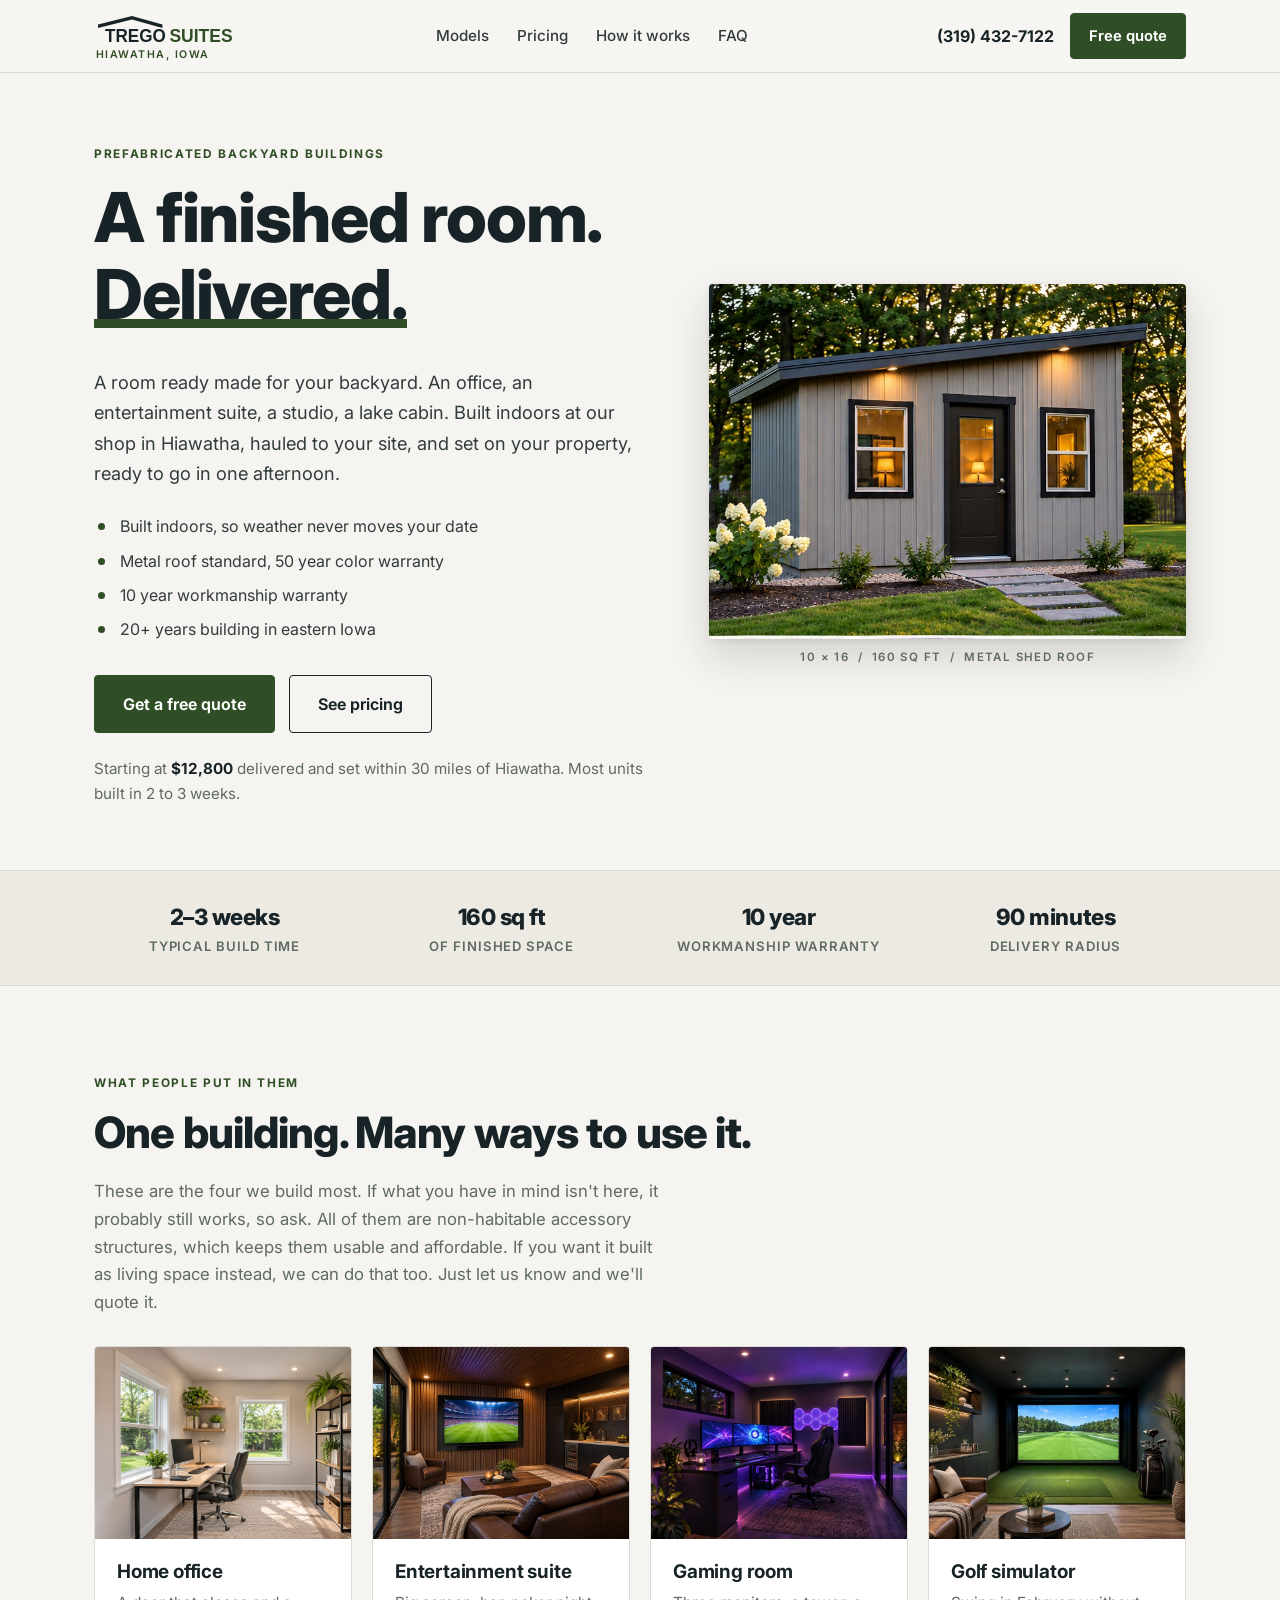
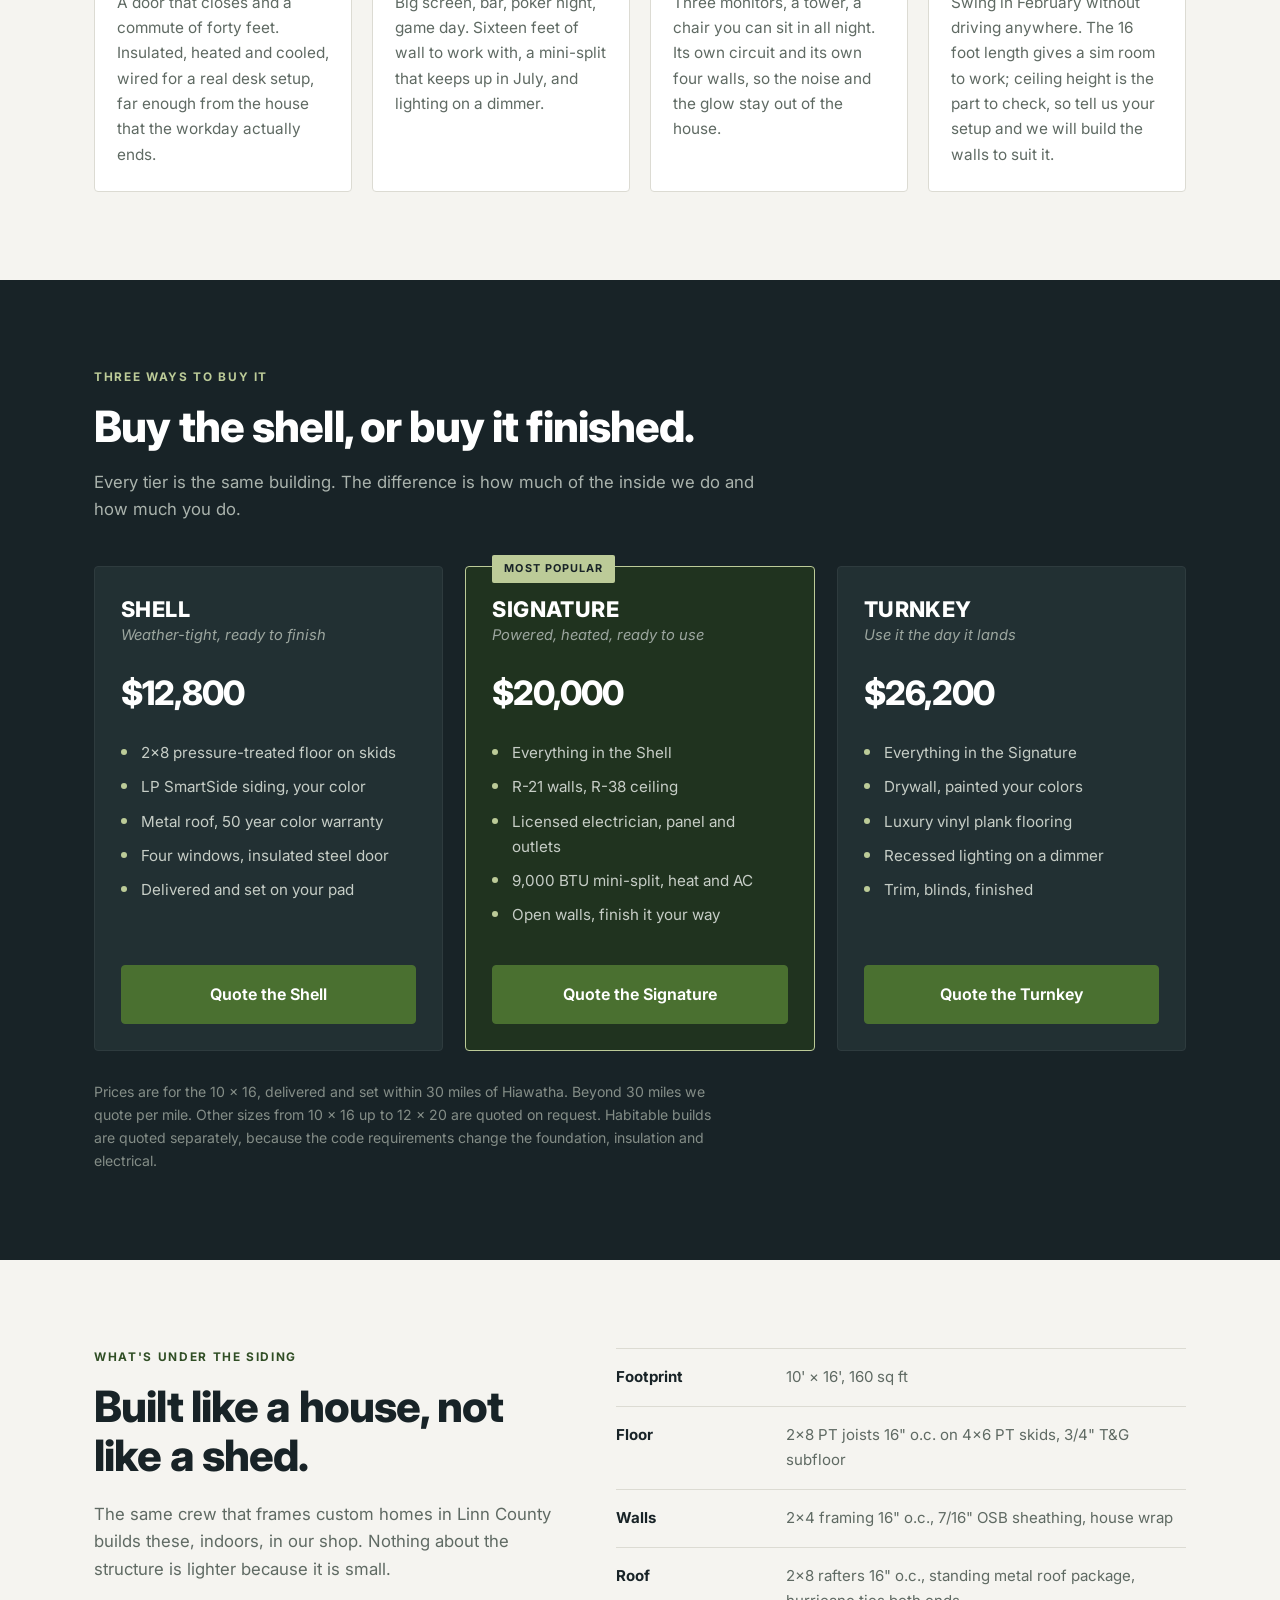
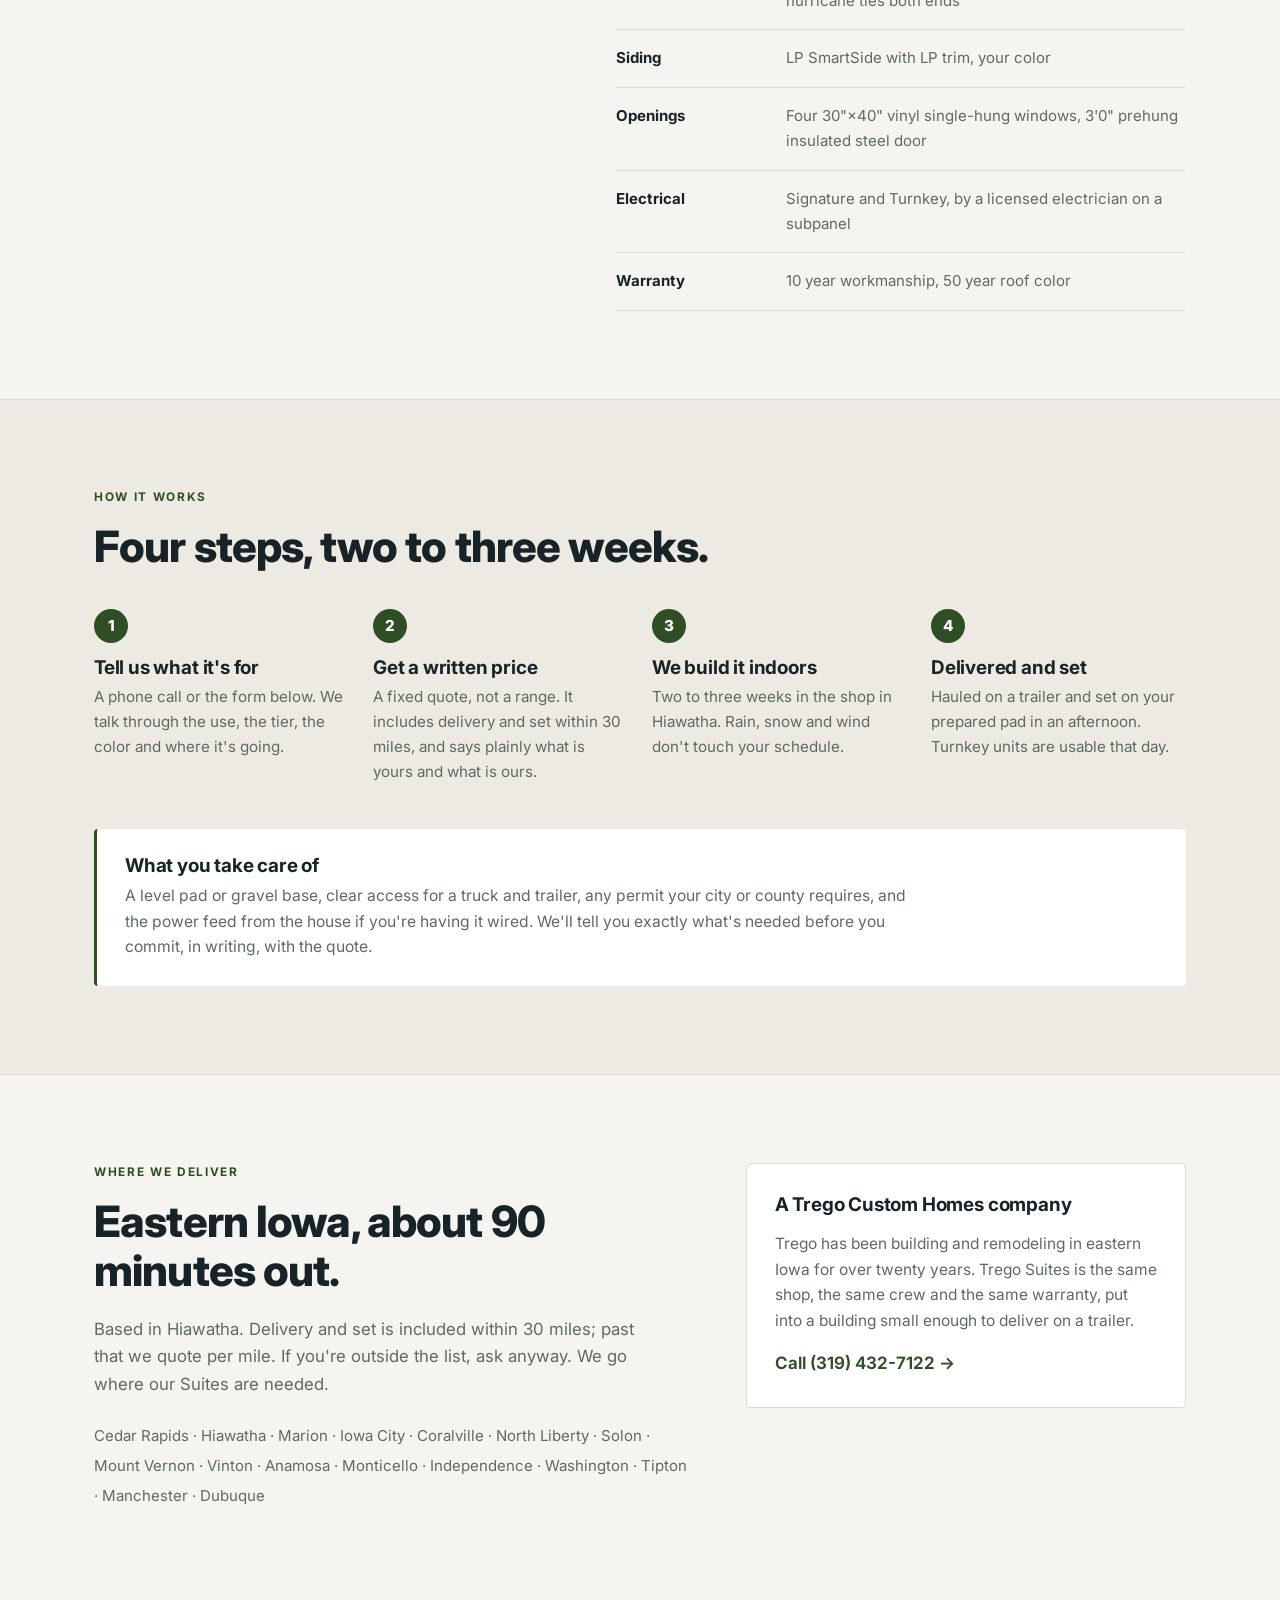
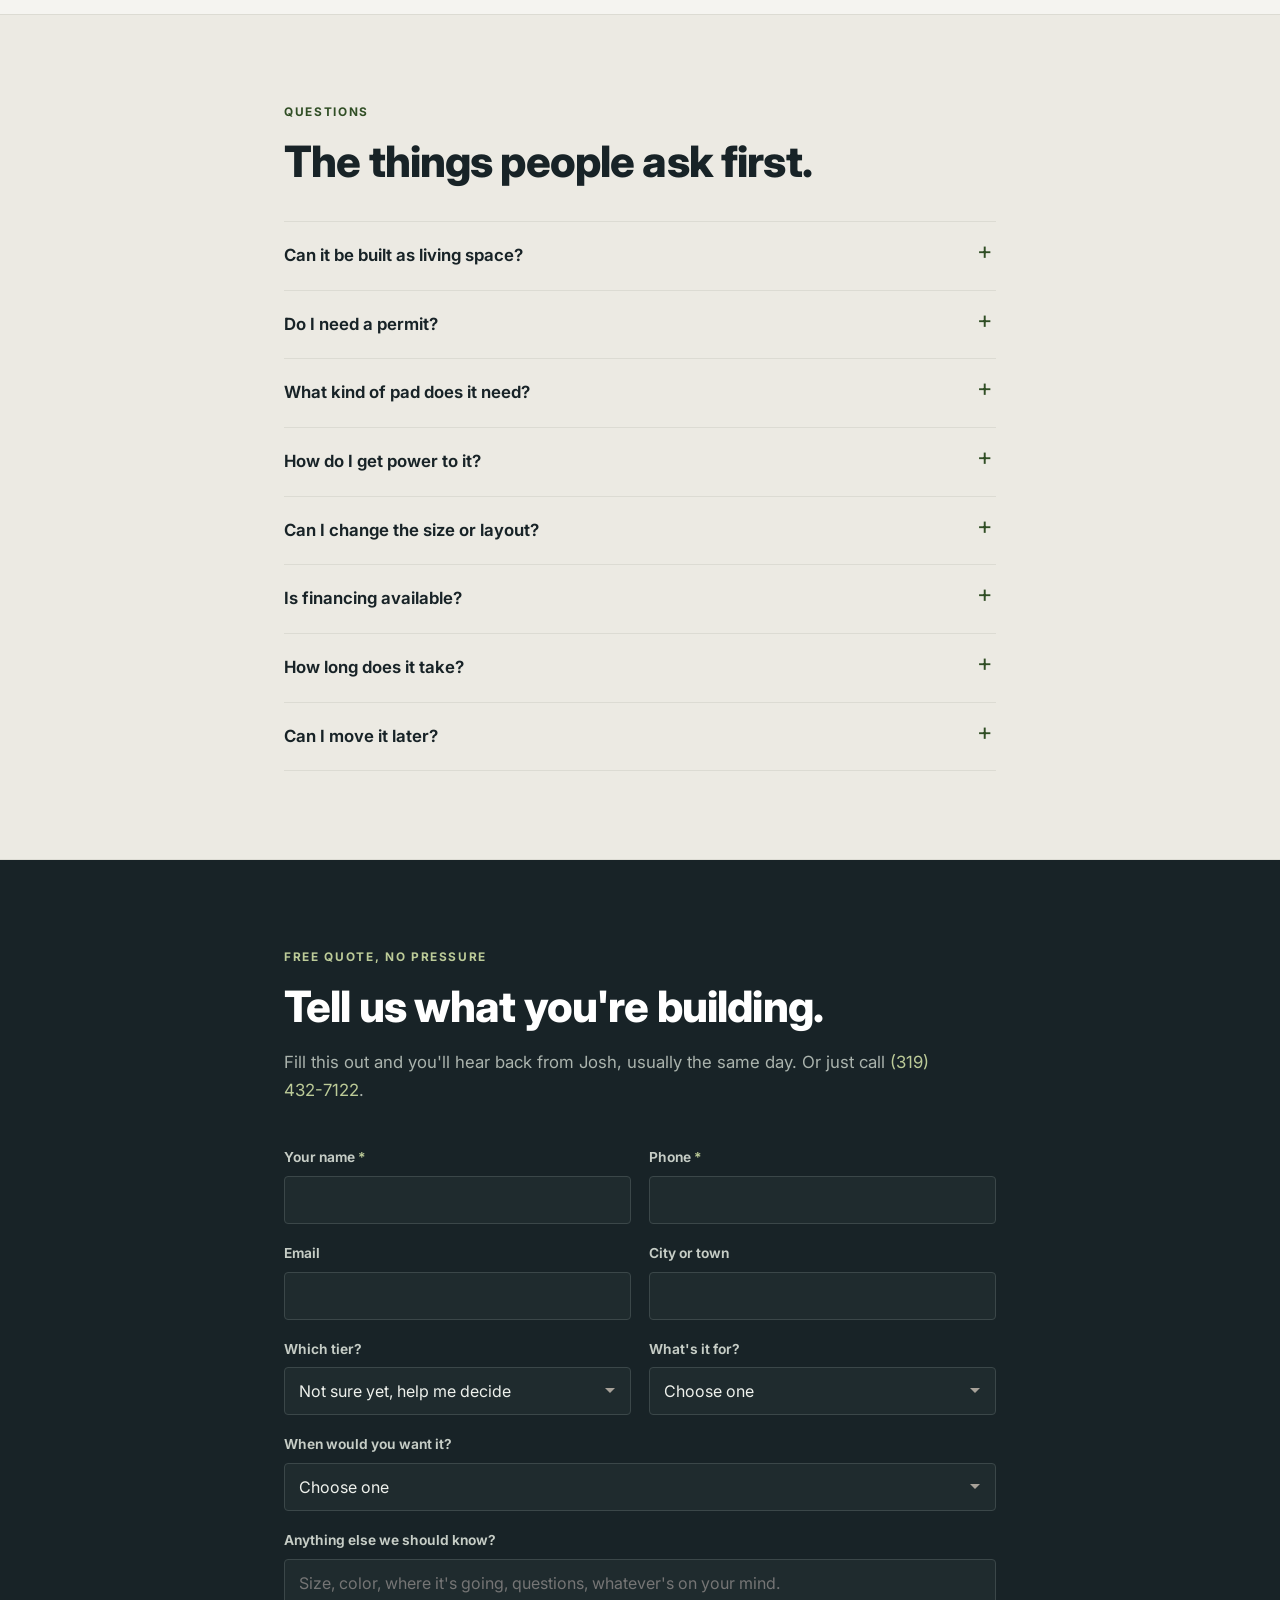
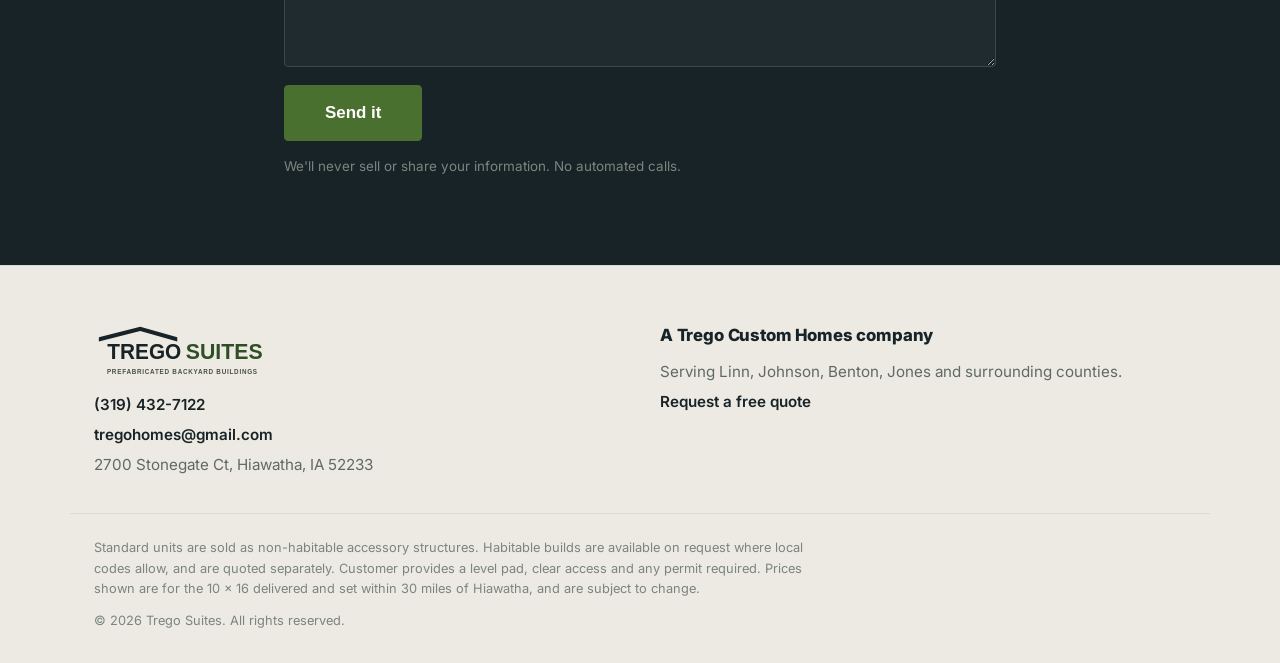
<file: index.html>
<!DOCTYPE html>
<html lang="en">
<head>
<meta charset="utf-8">
<meta name="viewport" content="width=device-width, initial-scale=1">
<title>Trego Suites | Prefabricated Backyard Buildings, Hiawatha, Iowa</title>
<meta name="description" content="A finished room, delivered. 10x16 prefabricated backyard offices, entertainment suites and cabins built indoors in Hiawatha, Iowa. Shell from $12,800. Free quote.">
<link rel="canonical" href="https://tregosuites.com/">
<meta property="og:title" content="Trego Suites: A finished room. Delivered.">
<meta property="og:description" content="10x16 prefabricated backyard buildings, built indoors in Hiawatha, Iowa and set on your pad in an afternoon. Shell from $12,800.">
<meta property="og:type" content="website">
<meta property="og:url" content="https://tregosuites.com/">
<meta property="og:image" content="https://tregosuites.com/assets/suite.jpg">
<meta name="theme-color" content="#1c1c1a">
<link rel="icon" href="assets/favicon.svg" type="image/svg+xml">
<link rel="apple-touch-icon" href="assets/icon.png">
<link rel="preconnect" href="https://fonts.googleapis.com">
<link rel="preconnect" href="https://fonts.gstatic.com" crossorigin>
<link href="https://fonts.googleapis.com/css2?family=Inter:wght@400;500;600;700;800&display=swap" rel="stylesheet">
<link rel="stylesheet" href="styles.css">
<script type="application/ld+json">
{
  "@context": "https://schema.org",
  "@type": "LocalBusiness",
  "name": "Trego Suites",
  "description": "Prefabricated backyard buildings: offices, entertainment suites, studios and cabins, built indoors in Hiawatha, Iowa.",
  "url": "https://tregosuites.com/",
  "telephone": "+13194327122",
  "email": "tregohomes@gmail.com",
  "address": {
    "@type": "PostalAddress",
    "streetAddress": "2700 Stonegate Ct",
    "addressLocality": "Hiawatha",
    "addressRegion": "IA",
    "postalCode": "52233",
    "addressCountry": "US"
  },
  "areaServed": ["Linn County, Iowa", "Johnson County, Iowa", "Benton County, Iowa", "Jones County, Iowa"],
  "parentOrganization": { "@type": "Organization", "name": "Trego Custom Homes" },
  "priceRange": "$$"
}
</script>
</head>
<body>

<a class="skip" href="#quote">Skip to quote form</a>

<header class="nav" id="top">
  <div class="wrap nav-inner">
    <a class="brand" href="#top">
      <img class="brand-logo" src="assets/logo.svg" alt="Trego Suites" width="760" height="170">
      <span class="brand-sub">Hiawatha, Iowa</span>
    </a>
    <nav class="nav-links" aria-label="Main">
      <a href="#models">Models</a>
      <a href="#pricing">Pricing</a>
      <a href="#how">How it works</a>
      <a href="#faq">FAQ</a>
    </nav>
    <div class="nav-cta">
      <a class="tel" href="tel:+13194327122">(319) 432-7122</a>
      <a class="btn btn-sm" href="#quote">Free quote</a>
    </div>
  </div>
</header>

<main>

<!-- HERO -->
<section class="hero">
  <div class="wrap hero-inner">
    <div class="hero-copy">
      <p class="eyebrow">Prefabricated backyard buildings</p>
      <h1>A finished room.<br><span class="accent-underline">Delivered.</span></h1>
      <p class="lede">A room ready made for your backyard. An office, an entertainment suite, a studio, a lake cabin. Built indoors at our shop in Hiawatha, hauled to your site, and set on your property, ready to go in one afternoon.</p>
      <ul class="ticks">
        <li>Built indoors, so weather never moves your date</li>
        <li>Metal roof standard, 50&nbsp;year color warranty</li>
        <li>10&nbsp;year workmanship warranty</li>
        <li>20+ years building in eastern Iowa</li>
      </ul>
      <div class="hero-actions">
        <a class="btn" href="#quote">Get a free quote</a>
        <a class="btn btn-ghost" href="#pricing">See pricing</a>
      </div>
      <p class="hero-note">Starting at <strong>$12,800</strong> delivered and set within 30&nbsp;miles of Hiawatha. Most units built in 2 to 3 weeks.</p>
    </div>
    <div class="hero-art">
      <img src="assets/suite.jpg" alt="A finished 10 by 16 Trego Suite in a backyard at dusk, with a metal shed roof, vertical siding, black-trimmed windows lit from inside, and a stone path to the door" width="779" height="580" fetchpriority="high">
      <p class="art-caption">10 × 16 &nbsp;/&nbsp; 160 sq ft &nbsp;/&nbsp; metal shed roof</p>
    </div>
  </div>
</section>

<!-- TRUST STRIP -->
<section class="strip">
  <div class="wrap strip-inner">
    <div><strong>2–3 weeks</strong><span>typical build time</span></div>
    <div><strong>160 sq ft</strong><span>of finished space</span></div>
    <div><strong>10 year</strong><span>workmanship warranty</span></div>
    <div><strong>90 minutes</strong><span>delivery radius</span></div>
  </div>
</section>

<!-- MODELS -->
<section id="models" class="section">
  <div class="wrap">
    <p class="eyebrow">What people put in them</p>
    <h2>One building. Many ways to use it.</h2>
    <p class="lede-sm" style="margin-bottom:-.6rem">These are the four we build most. If what you have in mind isn't here, it probably still works, so ask. All of them are non-habitable accessory structures, which keeps them usable and affordable. If you want it built as living space instead, we can do that too. Just let us know and we'll quote it.</p>
    <div class="cards">
      <article class="card">
        <img class="card-img" src="assets/use-office.jpg" alt="A bright home office inside a Trego Suite, with a desk under two windows, shelving and a view of the backyard" width="760" height="570" loading="lazy">
        <div class="card-body">
          <h3>Home office</h3>
          <p>A door that closes and a commute of forty feet. Insulated, heated and cooled, wired for a real desk setup, far enough from the house that the workday actually ends.</p>
        </div>
      </article>
      <article class="card">
        <img class="card-img" src="assets/use-entertainment.jpg" alt="An entertainment suite inside a Trego Suite, with a large screen on a slat wall, leather seating and a wet bar" width="760" height="570" loading="lazy">
        <div class="card-body">
          <h3>Entertainment suite</h3>
          <p>Big screen, bar, poker night, game day. Sixteen feet of wall to work with, a mini-split that keeps up in July, and lighting on a dimmer.</p>
        </div>
      </article>
      <article class="card">
        <img class="card-img" src="assets/use-gaming.jpg" alt="A gaming room inside a Trego Suite, with a three-monitor desk setup, a racing-style chair and accent lighting" width="760" height="570" loading="lazy">
        <div class="card-body">
          <h3>Gaming room</h3>
          <p>Three monitors, a tower, a chair you can sit in all night. Its own circuit and its own four walls, so the noise and the glow stay out of the house.</p>
        </div>
      </article>
      <article class="card">
        <img class="card-img" src="assets/use-golf.jpg" alt="A golf simulator inside a Trego Suite, with a floor-to-ceiling screen, hitting mat and a club bag" width="760" height="570" loading="lazy">
        <div class="card-body">
          <h3>Golf simulator</h3>
          <p>Swing in February without driving anywhere. The 16 foot length gives a sim room to work; ceiling height is the part to check, so tell us your setup and we will build the walls to suit it.</p>
        </div>
      </article>
    </div>
  </div>
</section>

<!-- PRICING -->
<section id="pricing" class="section section-dark">
  <div class="wrap">
    <p class="eyebrow eyebrow-light">Three ways to buy it</p>
    <h2 class="h2-light">Buy the shell, or buy it finished.</h2>
    <p class="sub-light">Every tier is the same building. The difference is how much of the inside we do and how much you do.</p>

    <div class="tiers">
      <article class="tier">
        <h3>Shell</h3>
        <p class="tier-tag">Weather-tight, ready to finish</p>
        <p class="tier-price">$12,800</p>
        <ul>
          <li>2x8 pressure-treated floor on skids</li>
          <li>LP SmartSide siding, your color</li>
          <li>Metal roof, 50 year color warranty</li>
          <li>Four windows, insulated steel door</li>
          <li>Delivered and set on your pad</li>
        </ul>
        <a class="btn btn-tier" href="#quote" data-tier="Shell">Quote the Shell</a>
      </article>

      <article class="tier tier-featured">
        <span class="badge">Most popular</span>
        <h3>Signature</h3>
        <p class="tier-tag">Powered, heated, ready to use</p>
        <p class="tier-price">$20,000</p>
        <ul>
          <li>Everything in the Shell</li>
          <li>R-21 walls, R-38 ceiling</li>
          <li>Licensed electrician, panel and outlets</li>
          <li>9,000 BTU mini-split, heat and AC</li>
          <li>Open walls, finish it your way</li>
        </ul>
        <a class="btn btn-tier" href="#quote" data-tier="Signature">Quote the Signature</a>
      </article>

      <article class="tier">
        <h3>Turnkey</h3>
        <p class="tier-tag">Use it the day it lands</p>
        <p class="tier-price">$26,200</p>
        <ul>
          <li>Everything in the Signature</li>
          <li>Drywall, painted your colors</li>
          <li>Luxury vinyl plank flooring</li>
          <li>Recessed lighting on a dimmer</li>
          <li>Trim, blinds, finished</li>
        </ul>
        <a class="btn btn-tier" href="#quote" data-tier="Turnkey">Quote the Turnkey</a>
      </article>
    </div>
    <p class="fineprint-light">Prices are for the 10&nbsp;×&nbsp;16, delivered and set within 30 miles of Hiawatha. Beyond 30 miles we quote per mile. Other sizes from 10&nbsp;×&nbsp;16 up to 12&nbsp;×&nbsp;20 are quoted on request. Habitable builds are quoted separately, because the code requirements change the foundation, insulation and electrical.</p>
  </div>
</section>

<!-- SPECS -->
<section class="section" id="specs">
  <div class="wrap specs-grid">
    <div>
      <p class="eyebrow">What's under the siding</p>
      <h2>Built like a house, not like a shed.</h2>
      <p class="lede-sm">The same crew that frames custom homes in Linn County builds these, indoors, in our shop. Nothing about the structure is lighter because it is small.</p>
    </div>
    <dl class="specs">
      <div><dt>Footprint</dt><dd>10' × 16', 160 sq ft</dd></div>
      <div><dt>Floor</dt><dd>2x8 PT joists 16" o.c. on 4x6 PT skids, 3/4" T&amp;G subfloor</dd></div>
      <div><dt>Walls</dt><dd>2x4 framing 16" o.c., 7/16" OSB sheathing, house wrap</dd></div>
      <div><dt>Roof</dt><dd>2x8 rafters 16" o.c., standing metal roof package, hurricane ties both ends</dd></div>
      <div><dt>Siding</dt><dd>LP SmartSide with LP trim, your color</dd></div>
      <div><dt>Openings</dt><dd>Four 30"×40" vinyl single-hung windows, 3'0" prehung insulated steel door</dd></div>
      <div><dt>Electrical</dt><dd>Signature and Turnkey, by a licensed electrician on a subpanel</dd></div>
      <div><dt>Warranty</dt><dd>10 year workmanship, 50 year roof color</dd></div>
    </dl>
  </div>
</section>

<!-- HOW IT WORKS -->
<section id="how" class="section section-tint">
  <div class="wrap">
    <p class="eyebrow">How it works</p>
    <h2>Four steps, two to three weeks.</h2>
    <ol class="steps">
      <li>
        <span class="step-n">1</span>
        <h3>Tell us what it's for</h3>
        <p>A phone call or the form below. We talk through the use, the tier, the color and where it's going.</p>
      </li>
      <li>
        <span class="step-n">2</span>
        <h3>Get a written price</h3>
        <p>A fixed quote, not a range. It includes delivery and set within 30 miles, and says plainly what is yours and what is ours.</p>
      </li>
      <li>
        <span class="step-n">3</span>
        <h3>We build it indoors</h3>
        <p>Two to three weeks in the shop in Hiawatha. Rain, snow and wind don't touch your schedule.</p>
      </li>
      <li>
        <span class="step-n">4</span>
        <h3>Delivered and set</h3>
        <p>Hauled on a trailer and set on your prepared pad in an afternoon. Turnkey units are usable that day.</p>
      </li>
    </ol>
    <div class="callout">
      <h3>What you take care of</h3>
      <p>A level pad or gravel base, clear access for a truck and trailer, any permit your city or county requires, and the power feed from the house if you're having it wired. We'll tell you exactly what's needed before you commit, in writing, with the quote.</p>
    </div>
  </div>
</section>

<!-- SERVICE AREA -->
<section class="section" id="area">
  <div class="wrap area-inner">
    <div>
      <p class="eyebrow">Where we deliver</p>
      <h2>Eastern Iowa, about 90 minutes out.</h2>
      <p class="lede-sm">Based in Hiawatha. Delivery and set is included within 30 miles; past that we quote per mile. If you're outside the list, ask anyway. We go where our Suites are needed.</p>
      <p class="towns">Cedar Rapids · Hiawatha · Marion · Iowa City · Coralville · North Liberty · Solon · Mount Vernon · Vinton · Anamosa · Monticello · Independence · Washington · Tipton · Manchester · Dubuque</p>
    </div>
    <div class="area-card">
      <h3>A Trego Custom Homes company</h3>
      <p>Trego has been building and remodeling in eastern Iowa for over twenty years. Trego Suites is the same shop, the same crew and the same warranty, put into a building small enough to deliver on a trailer.</p>
      <a class="link-arrow" href="tel:+13194327122">Call (319) 432-7122</a>
    </div>
  </div>
</section>

<!-- FAQ -->
<section id="faq" class="section section-tint">
  <div class="wrap wrap-narrow">
    <p class="eyebrow">Questions</p>
    <h2>The things people ask first.</h2>
    <div class="faq">
      <details>
        <summary>Can it be built as living space?</summary>
        <p>Yes, on request, where your local codes allow it. The standard build is a non-habitable accessory structure: an office, a suite, a studio, a cabin. A habitable build is a different animal: it changes the foundation, the insulation, the egress and the electrical, and it changes the price. It also has to be approved by your city or county before we start, not after. So raise it on the first call and we'll quote it properly.</p>
      </details>
      <details>
        <summary>Do I need a permit?</summary>
        <p>That depends on your city or county and sometimes on your HOA. Many jurisdictions in the area don't require one under a certain size, but it is the customer's responsibility to confirm. We'll tell you what we know about your area and what to ask them.</p>
      </details>
      <details>
        <summary>What kind of pad does it need?</summary>
        <p>A level gravel base is the usual answer and the cheapest one. Concrete works. Blocks work on the right ground. We'll spec it for your site before you order so there are no surprises on delivery day.</p>
      </details>
      <details>
        <summary>How do I get power to it?</summary>
        <p>On the Signature and Turnkey, a licensed electrician wires the building itself with a subpanel, outlets and fixtures. The feed from your house or meter out to the building is quoted separately, because it depends entirely on the distance and the route.</p>
      </details>
      <details>
        <summary>Can I change the size or layout?</summary>
        <p>Yes, within reason. We build from 10 × 16 up to 12 × 20. Window and door placement, a second door, extra outlets, a different roof color. All of that is normal. Tell us what you want and it shows up in the quote.</p>
      </details>
      <details>
        <summary>Is financing available?</summary>
        <p>We don't carry financing in-house. We can point you to a third-party lender that handles this kind of purchase, and plenty of buyers use a home equity line instead.</p>
      </details>
      <details>
        <summary>How long does it take?</summary>
        <p>Most units are built in two to three weeks once the order is placed, plus whatever the current queue is. Because we build indoors, weather doesn't push your date.</p>
      </details>
      <details>
        <summary>Can I move it later?</summary>
        <p>Yes. It sits on 4x6 pressure-treated skids, so it can be picked up and hauled again. That's part of why the small units aren't on a permanent foundation.</p>
      </details>
    </div>
  </div>
</section>

<!-- QUOTE -->
<section id="quote" class="section section-dark">
  <div class="wrap wrap-narrow">
    <p class="eyebrow eyebrow-light">Free quote, no pressure</p>
    <h2 class="h2-light">Tell us what you're building.</h2>
    <p class="sub-light">Fill this out and you'll hear back from Josh, usually the same day. Or just call <a href="tel:+13194327122">(319) 432-7122</a>.</p>

    <form name="quote" method="POST" data-netlify="true" netlify-honeypot="bot-field" action="/thanks.html" class="form">
      <input type="hidden" name="form-name" value="quote">
      <p class="hp"><label>Don't fill this out: <input name="bot-field"></label></p>

      <div class="row">
        <div class="field">
          <label for="name">Your name <span aria-hidden="true">*</span></label>
          <input id="name" name="name" type="text" autocomplete="name" required>
        </div>
        <div class="field">
          <label for="phone">Phone <span aria-hidden="true">*</span></label>
          <input id="phone" name="phone" type="tel" autocomplete="tel" required>
        </div>
      </div>

      <div class="row">
        <div class="field">
          <label for="email">Email</label>
          <input id="email" name="email" type="email" autocomplete="email">
        </div>
        <div class="field">
          <label for="city">City or town</label>
          <input id="city" name="city" type="text" autocomplete="address-level2">
        </div>
      </div>

      <div class="row">
        <div class="field">
          <label for="tier">Which tier?</label>
          <select id="tier" name="tier">
            <option value="Not sure yet">Not sure yet, help me decide</option>
            <option value="Shell">Shell ($12,800)</option>
            <option value="Signature">Signature ($20,000)</option>
            <option value="Turnkey">Turnkey ($26,200)</option>
          </select>
        </div>
        <div class="field">
          <label for="use">What's it for?</label>
          <select id="use" name="use">
            <option value="">Choose one</option>
            <option>Backyard office</option>
            <option>Entertainment suite</option>
            <option>Studio or gym</option>
            <option>Lake or hunting cabin</option>
            <option>Storage or workshop</option>
            <option>Habitable / living space</option>
            <option>Something else</option>
          </select>
        </div>
      </div>

      <div class="field">
        <label for="timeline">When would you want it?</label>
        <select id="timeline" name="timeline">
          <option value="">Choose one</option>
          <option>As soon as possible</option>
          <option>Next 1–3 months</option>
          <option>Spring</option>
          <option>Just gathering information</option>
        </select>
      </div>

      <div class="field">
        <label for="message">Anything else we should know?</label>
        <textarea id="message" name="message" rows="4" placeholder="Size, color, where it's going, questions, whatever's on your mind."></textarea>
      </div>

      <button class="btn btn-lg" type="submit">Send it</button>
      <p class="form-note">We'll never sell or share your information. No automated calls.</p>
    </form>
  </div>
</section>

</main>

<footer class="footer">
  <div class="wrap footer-inner">
    <div>
      <img class="footer-logo" src="assets/logo-full.svg" alt="Trego Suites, Prefabricated Backyard Buildings" width="760" height="230">
      <p class="footer-line"><a href="tel:+13194327122">(319) 432-7122</a></p>
      <p class="footer-line"><a href="mailto:tregohomes@gmail.com">tregohomes@gmail.com</a></p>
      <p class="footer-line">2700 Stonegate Ct, Hiawatha, IA 52233</p>
    </div>
    <div>
      <p class="footer-brand">A Trego Custom Homes company</p>
      <p class="footer-line">Serving Linn, Johnson, Benton, Jones and surrounding counties.</p>
      <p class="footer-line"><a href="#quote">Request a free quote</a></p>
    </div>
  </div>
  <div class="wrap">
    <p class="disclaimer">Standard units are sold as non-habitable accessory structures. Habitable builds are available on request where local codes allow, and are quoted separately. Customer provides a level pad, clear access and any permit required. Prices shown are for the 10&nbsp;×&nbsp;16 delivered and set within 30 miles of Hiawatha, and are subject to change.</p>
    <p class="copyright">&copy; <span id="year">2026</span> Trego Suites. All rights reserved.</p>
  </div>
</footer>

<a class="mobile-call" href="tel:+13194327122" aria-label="Call Trego Suites">Call (319) 432-7122</a>

<script src="script.js" defer></script>
</body>
</html>
</file>
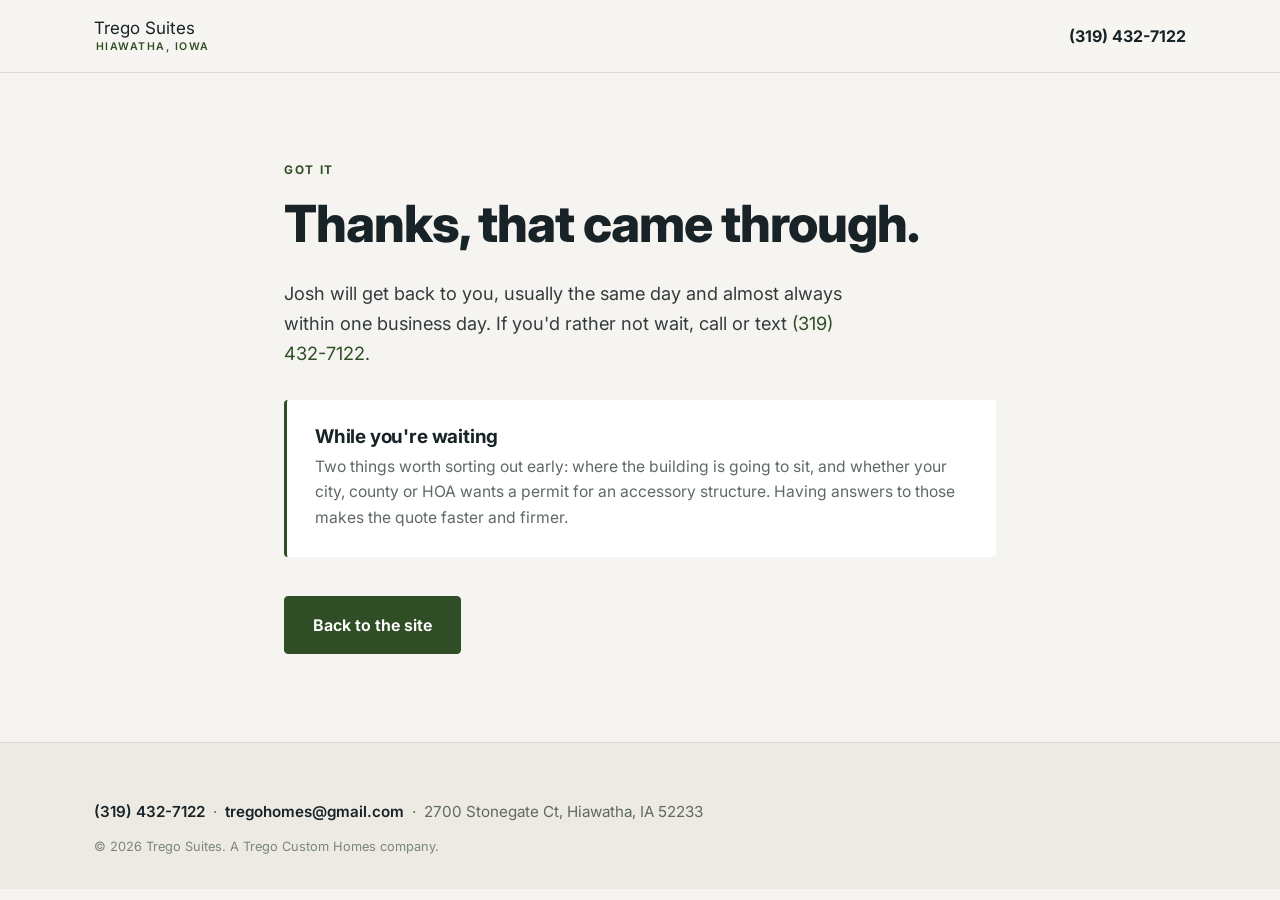
<file: thanks.html>
<!DOCTYPE html>
<html lang="en">
<head>
<meta charset="utf-8">
<meta name="viewport" content="width=device-width, initial-scale=1">
<title>Thanks | Trego Suites</title>
<meta name="robots" content="noindex">
<link rel="icon" href="assets/favicon.svg" type="image/svg+xml">
<link rel="preconnect" href="https://fonts.googleapis.com">
<link rel="preconnect" href="https://fonts.gstatic.com" crossorigin>
<link href="https://fonts.googleapis.com/css2?family=Inter:wght@400;500;600;700;800&display=swap" rel="stylesheet">
<link rel="stylesheet" href="styles.css">
</head>
<body>

<header class="nav">
  <div class="wrap nav-inner">
    <a class="brand" href="/">
      <span class="brand-name">Trego Suites</span>
      <span class="brand-sub">Hiawatha, Iowa</span>
    </a>
    <div class="nav-cta">
      <a class="tel" href="tel:+13194327122">(319) 432-7122</a>
    </div>
  </div>
</header>

<main>
  <section class="section">
    <div class="wrap wrap-narrow">
      <p class="eyebrow">Got it</p>
      <h1 style="font-size:clamp(2.2rem,5vw,3.2rem)">Thanks, that came through.</h1>
      <p class="lede">Josh will get back to you, usually the same day and almost always within one business day. If you'd rather not wait, call or text <a href="tel:+13194327122">(319) 432-7122</a>.</p>
      <div class="callout" style="margin:2rem 0 2.4rem">
        <h3>While you're waiting</h3>
        <p>Two things worth sorting out early: where the building is going to sit, and whether your city, county or HOA wants a permit for an accessory structure. Having answers to those makes the quote faster and firmer.</p>
      </div>
      <a class="btn" href="/">Back to the site</a>
    </div>
  </section>
</main>

<footer class="footer">
  <div class="wrap">
    <p class="footer-line"><a href="tel:+13194327122">(319) 432-7122</a> &nbsp;·&nbsp; <a href="mailto:tregohomes@gmail.com">tregohomes@gmail.com</a> &nbsp;·&nbsp; 2700 Stonegate Ct, Hiawatha, IA 52233</p>
    <p class="copyright" style="margin-top:12px">&copy; 2026 Trego Suites. A Trego Custom Homes company.</p>
  </div>
</footer>

</body>
</html>
</file>
<file: styles.css>
/* Trego Suites — tregosuites.com
   Palette and type lifted from the printed brochure. */

:root{
  --paper:#f5f4f0;
  --paper-2:#eceae3;
  --white:#ffffff;
  --ink:#182327;
  --ink-2:#333c3d;
  --muted:#5f6a63;
  --rule:#dcdbd3;
  --accent:#304e25;        /* brochure deep green */
  --accent-hover:#24401c;
  --accent-bright:#4a7030; /* for buttons sitting on dark sections */
  --sage:#bccb98;          /* brochure light green */
  --accent-soft:#e3ead6;
  --dark:#182327;
  --dark-2:#223033;
  --max:1140px;
  --radius:4px;
}

*{box-sizing:border-box}

html{scroll-behavior:smooth;-webkit-text-size-adjust:100%}

body{
  margin:0;
  background:var(--paper);
  color:var(--ink);
  font-family:'Inter',-apple-system,BlinkMacSystemFont,'Segoe UI',Roboto,Helvetica,Arial,sans-serif;
  font-size:17px;
  line-height:1.65;
  -webkit-font-smoothing:antialiased;
}

img{max-width:100%;height:auto;display:block}
a{color:var(--accent);text-decoration:none}
a:hover{text-decoration:underline}

.wrap{width:100%;max-width:var(--max);margin:0 auto;padding:0 24px}
.wrap-narrow{max-width:760px}

.skip{position:absolute;left:-9999px;top:0;background:var(--ink);color:#fff;padding:12px 18px;z-index:200}
.skip:focus{left:8px;top:8px}

/* ---------- type ---------- */
h1,h2,h3{line-height:1.12;letter-spacing:-0.02em;margin:0 0 .5em;font-weight:800}
h1{font-size:clamp(2.6rem,6.2vw,4.3rem)}
h2{font-size:clamp(1.9rem,3.6vw,2.7rem)}
h3{font-size:1.18rem;font-weight:700;letter-spacing:-0.01em}

.eyebrow{
  font-size:.74rem;font-weight:700;letter-spacing:.14em;text-transform:uppercase;
  color:var(--accent);margin:0 0 .9rem;
}
.eyebrow-light{color:var(--sage)}
.h2-light{color:var(--white)}
.sub-light{color:#aab3ad;max-width:62ch;margin:-.2rem 0 2.6rem;font-size:1.05rem}
.sub-light a{color:var(--sage)}

.lede{font-size:1.14rem;color:var(--ink-2);max-width:54ch;margin:0 0 1.6rem}
.lede-sm{font-size:1.05rem;color:var(--muted);max-width:52ch}

.accent-underline{position:relative;display:inline-block}
.accent-underline::after{
  content:"";position:absolute;left:0;right:0;bottom:.07em;height:.13em;background:var(--accent);
}

/* ---------- buttons ---------- */
.btn{
  display:inline-block;background:var(--accent);color:#fff;font-weight:650;
  padding:15px 28px;border-radius:var(--radius);border:1px solid var(--accent);
  font-size:1rem;cursor:pointer;transition:background .15s ease,transform .08s ease;
  text-align:center;
}
.btn:hover{background:var(--accent-hover);border-color:var(--accent-hover);text-decoration:none}
.section-dark .btn{background:var(--accent-bright);border-color:var(--accent-bright)}
.section-dark .btn:hover{background:#3c5c27;border-color:#3c5c27}
.btn:active{transform:translateY(1px)}
.btn-sm{padding:10px 18px;font-size:.92rem}
.btn-lg{padding:17px 40px;font-size:1.06rem}
.btn-ghost{background:transparent;color:var(--ink);border-color:var(--ink)}
.btn-ghost:hover{background:var(--ink);color:#fff;border-color:var(--ink)}
.btn-tier{width:100%;margin-top:auto}

/* ---------- nav ---------- */
.nav{
  position:sticky;top:0;z-index:100;background:rgba(247,245,242,.94);
  backdrop-filter:saturate(180%) blur(10px);border-bottom:1px solid var(--rule);
}
.nav-inner{display:flex;align-items:center;justify-content:space-between;gap:24px;height:72px}
.brand{display:flex;flex-direction:column;gap:3px;line-height:1.1;color:var(--ink)}
.brand:hover{text-decoration:none}
.brand-logo{height:34px;width:auto}
.brand-sub{font-size:.66rem;letter-spacing:.14em;text-transform:uppercase;color:var(--accent);font-weight:600;padding-left:2px}
.nav-links{display:flex;gap:28px}
.nav-links a{color:var(--ink-2);font-size:.95rem;font-weight:500}
.nav-links a:hover{color:var(--accent);text-decoration:none}
.nav-cta{display:flex;align-items:center;gap:16px}
.tel{color:var(--ink);font-weight:700;font-size:1rem;white-space:nowrap}

/* ---------- hero ---------- */
.hero{padding:72px 0 64px;border-bottom:1px solid var(--rule)}
.hero-inner{display:grid;grid-template-columns:1.08fr .92fr;gap:56px;align-items:center}
.ticks{list-style:none;padding:0;margin:0 0 2rem}
.ticks li{position:relative;padding-left:26px;margin-bottom:.5rem;color:var(--ink-2);font-size:1rem}
.ticks li::before{
  content:"";position:absolute;left:4px;top:.62em;width:7px;height:7px;
  background:var(--accent);border-radius:50%;
}
.hero-actions{display:flex;gap:14px;flex-wrap:wrap;margin-bottom:1.4rem}
.hero-note{font-size:.95rem;color:var(--muted);margin:0}
.hero-note strong{color:var(--ink)}
.hero-art img{
  width:100%;border-radius:var(--radius);
  box-shadow:0 18px 40px rgba(28,28,26,.16),0 2px 6px rgba(28,28,26,.08);
}
.art-caption{
  text-align:center;font-size:.72rem;letter-spacing:.12em;text-transform:uppercase;
  color:var(--muted);font-weight:600;margin:.6rem 0 0;
}

/* ---------- strip ---------- */
.strip{background:var(--paper-2);border-bottom:1px solid var(--rule)}
.strip-inner{display:grid;grid-template-columns:repeat(4,1fr);gap:16px;padding:28px 24px;text-align:center}
.strip-inner div{display:flex;flex-direction:column}
.strip strong{font-size:1.4rem;font-weight:800;letter-spacing:-0.02em}
.strip span{font-size:.82rem;color:var(--muted);text-transform:uppercase;letter-spacing:.07em;font-weight:600}

/* ---------- sections ---------- */
.section{padding:88px 0}
.section-tint{background:var(--paper-2);border-top:1px solid var(--rule);border-bottom:1px solid var(--rule)}
.section-dark{background:var(--dark);color:#e8e5df}
.section-dark h2{color:#fff}

/* ---------- model cards ---------- */
.cards{display:grid;grid-template-columns:repeat(4,1fr);gap:20px;margin-top:2.4rem}
.card{background:var(--white);border:1px solid var(--rule);border-radius:var(--radius);overflow:hidden;display:flex;flex-direction:column}
.card-img{width:100%;aspect-ratio:4/3;object-fit:cover;display:block;background:var(--paper-2)}
.card-body{padding:22px 22px 24px}
.card h3{margin-bottom:.5rem}
.card p{margin:0;color:var(--muted);font-size:.96rem}

/* ---------- tiers ---------- */
.tiers{display:grid;grid-template-columns:repeat(3,1fr);gap:22px;margin:2.4rem 0 1.8rem}
.tier{
  background:var(--dark-2);border:1px solid #2e3b3e;border-radius:var(--radius);
  padding:30px 26px 26px;display:flex;flex-direction:column;position:relative;
}
.tier-featured{border-color:var(--sage);background:#20331f}
.badge{
  position:absolute;top:-12px;left:26px;background:var(--sage);color:#182327;
  font-size:.68rem;font-weight:700;letter-spacing:.1em;text-transform:uppercase;
  padding:5px 12px;border-radius:2px;
}
.tier h3{color:#fff;font-size:1.35rem;font-weight:800;text-transform:uppercase;letter-spacing:.02em;margin-bottom:.15rem}
.tier-tag{font-style:italic;color:#9ca69f;font-size:.92rem;margin:0 0 1.1rem}
.tier-price{font-size:2.1rem;font-weight:800;color:#fff;letter-spacing:-0.03em;margin:0 0 1.2rem}
.tier ul{list-style:none;padding:0;margin:0 0 1.8rem}
.tier li{position:relative;padding-left:20px;margin-bottom:.58rem;font-size:.95rem;color:#c6cdc6}
.tier li::before{content:"";position:absolute;left:0;top:.6em;width:6px;height:6px;background:var(--sage);border-radius:50%}
.fineprint-light{font-size:.88rem;color:#848d87;margin:0;max-width:70ch}

/* ---------- specs ---------- */
.specs-grid{display:grid;grid-template-columns:.9fr 1.1fr;gap:56px;align-items:start}
.specs{margin:0;border-top:1px solid var(--rule)}
.specs div{display:grid;grid-template-columns:150px 1fr;gap:20px;padding:16px 0;border-bottom:1px solid var(--rule)}
.specs dt{font-weight:700;font-size:.94rem}
.specs dd{margin:0;color:var(--muted);font-size:.94rem}

/* ---------- steps ---------- */
.steps{list-style:none;counter-reset:s;padding:0;margin:2.4rem 0 2.8rem;display:grid;grid-template-columns:repeat(4,1fr);gap:24px}
.steps li{position:relative}
.step-n{
  display:inline-flex;align-items:center;justify-content:center;width:34px;height:34px;
  border-radius:50%;background:var(--accent);color:#fff;font-weight:800;font-size:.95rem;margin-bottom:.9rem;
}
.steps h3{margin-bottom:.35rem}
.steps p{margin:0;color:var(--muted);font-size:.95rem}

.callout{background:var(--white);border-left:3px solid var(--accent);border-radius:var(--radius);padding:26px 28px}
.callout h3{margin-bottom:.4rem}
.callout p{margin:0;color:var(--muted);font-size:.98rem;max-width:80ch}

/* ---------- area ---------- */
.area-inner{display:grid;grid-template-columns:1.15fr .85fr;gap:56px;align-items:start}
.towns{font-size:.94rem;color:var(--muted);line-height:2;margin-top:1.4rem}
.area-card{background:var(--white);border:1px solid var(--rule);border-radius:var(--radius);padding:30px 28px}
.area-card p{color:var(--muted);font-size:.97rem}
.link-arrow{font-weight:650}
.link-arrow::after{content:" →"}

/* ---------- faq ---------- */
.faq{margin-top:2.2rem;border-top:1px solid var(--rule)}
.faq details{border-bottom:1px solid var(--rule)}
.faq summary{
  cursor:pointer;list-style:none;padding:20px 36px 20px 0;font-weight:650;font-size:1.05rem;position:relative;
}
.faq summary::-webkit-details-marker{display:none}
.faq summary::after{
  content:"+";position:absolute;right:4px;top:17px;font-size:1.5rem;font-weight:400;color:var(--accent);line-height:1;
}
.faq details[open] summary::after{content:"–"}
.faq p{margin:0 0 22px;color:var(--muted);max-width:72ch}

/* ---------- form ---------- */
.form{margin-top:.6rem}
.row{display:grid;grid-template-columns:1fr 1fr;gap:18px}
.field{margin-bottom:18px;display:flex;flex-direction:column}
.field label{font-size:.86rem;font-weight:650;color:#c6cdc6;margin-bottom:7px}
.field label span{color:var(--sage)}
.field input,.field select,.field textarea{
  background:#1f2b2e;border:1px solid #3b4749;color:#eef1ec;border-radius:var(--radius);
  padding:13px 14px;font-size:1rem;font-family:inherit;width:100%;
}
.field textarea{resize:vertical}
.field input:focus,.field select:focus,.field textarea:focus{
  outline:2px solid var(--sage);outline-offset:1px;border-color:var(--sage);
}
.field select{appearance:none;background-image:url("data:image/svg+xml;utf8,<svg xmlns='http://www.w3.org/2000/svg' viewBox='0 0 12 8' fill='%23a7a299'><path d='M1 1l5 5 5-5'/></svg>");background-repeat:no-repeat;background-position:right 14px center;background-size:12px;padding-right:38px}
.hp{position:absolute;left:-9999px}
.form-note{font-size:.84rem;color:#7b857e;margin:14px 0 0}

/* ---------- footer ---------- */
.footer{background:var(--paper-2);border-top:1px solid var(--rule);padding:56px 0 32px}
.footer-inner{display:grid;grid-template-columns:1fr 1fr;gap:40px;padding-bottom:32px;border-bottom:1px solid var(--rule)}
.footer-brand{font-weight:800;font-size:1.05rem;margin:0 0 .6rem;letter-spacing:-0.01em}
.footer-logo{height:56px;width:auto;margin:0 0 14px}
.footer-line{margin:0 0 .3rem;font-size:.95rem;color:var(--muted)}
.footer-line a{color:var(--ink);font-weight:600}
.disclaimer{font-size:.8rem;color:#7b857e;margin:24px 0 10px;max-width:90ch;line-height:1.6}
.copyright{font-size:.8rem;color:#7b857e;margin:0}

/* ---------- mobile call bar ---------- */
.mobile-call{
  display:none;position:fixed;left:0;right:0;bottom:0;z-index:150;
  background:var(--accent);color:#fff;text-align:center;padding:15px;font-weight:700;font-size:1.05rem;
}
.mobile-call:hover{text-decoration:none}

/* ---------- responsive ---------- */
@media (max-width:960px){
  .hero-inner{grid-template-columns:1fr;gap:40px}
  .hero-art{order:-1}
  .cards{grid-template-columns:repeat(2,1fr)}
  .tiers{grid-template-columns:1fr;gap:28px}
  .specs-grid,.area-inner{grid-template-columns:1fr;gap:36px}
  .steps{grid-template-columns:repeat(2,1fr)}
  .nav-links{display:none}
}

@media (max-width:640px){
  body{font-size:16px}
  .wrap{padding:0 18px}
  .section{padding:60px 0}
  .hero{padding:48px 0 52px}
  .cards{grid-template-columns:1fr}
  .steps{grid-template-columns:1fr;gap:28px}
  .strip-inner{grid-template-columns:repeat(2,1fr);gap:22px}
  .row{grid-template-columns:1fr;gap:0}
  .footer-inner{grid-template-columns:1fr}
  .specs div{grid-template-columns:1fr;gap:2px}
  .nav-cta .tel{display:none}
  .hero-actions .btn{flex:1 1 auto}
  .mobile-call{display:block}
  body{padding-bottom:54px}
}

@media (prefers-reduced-motion:reduce){
  html{scroll-behavior:auto}
  *{transition:none!important}
}
</file>
